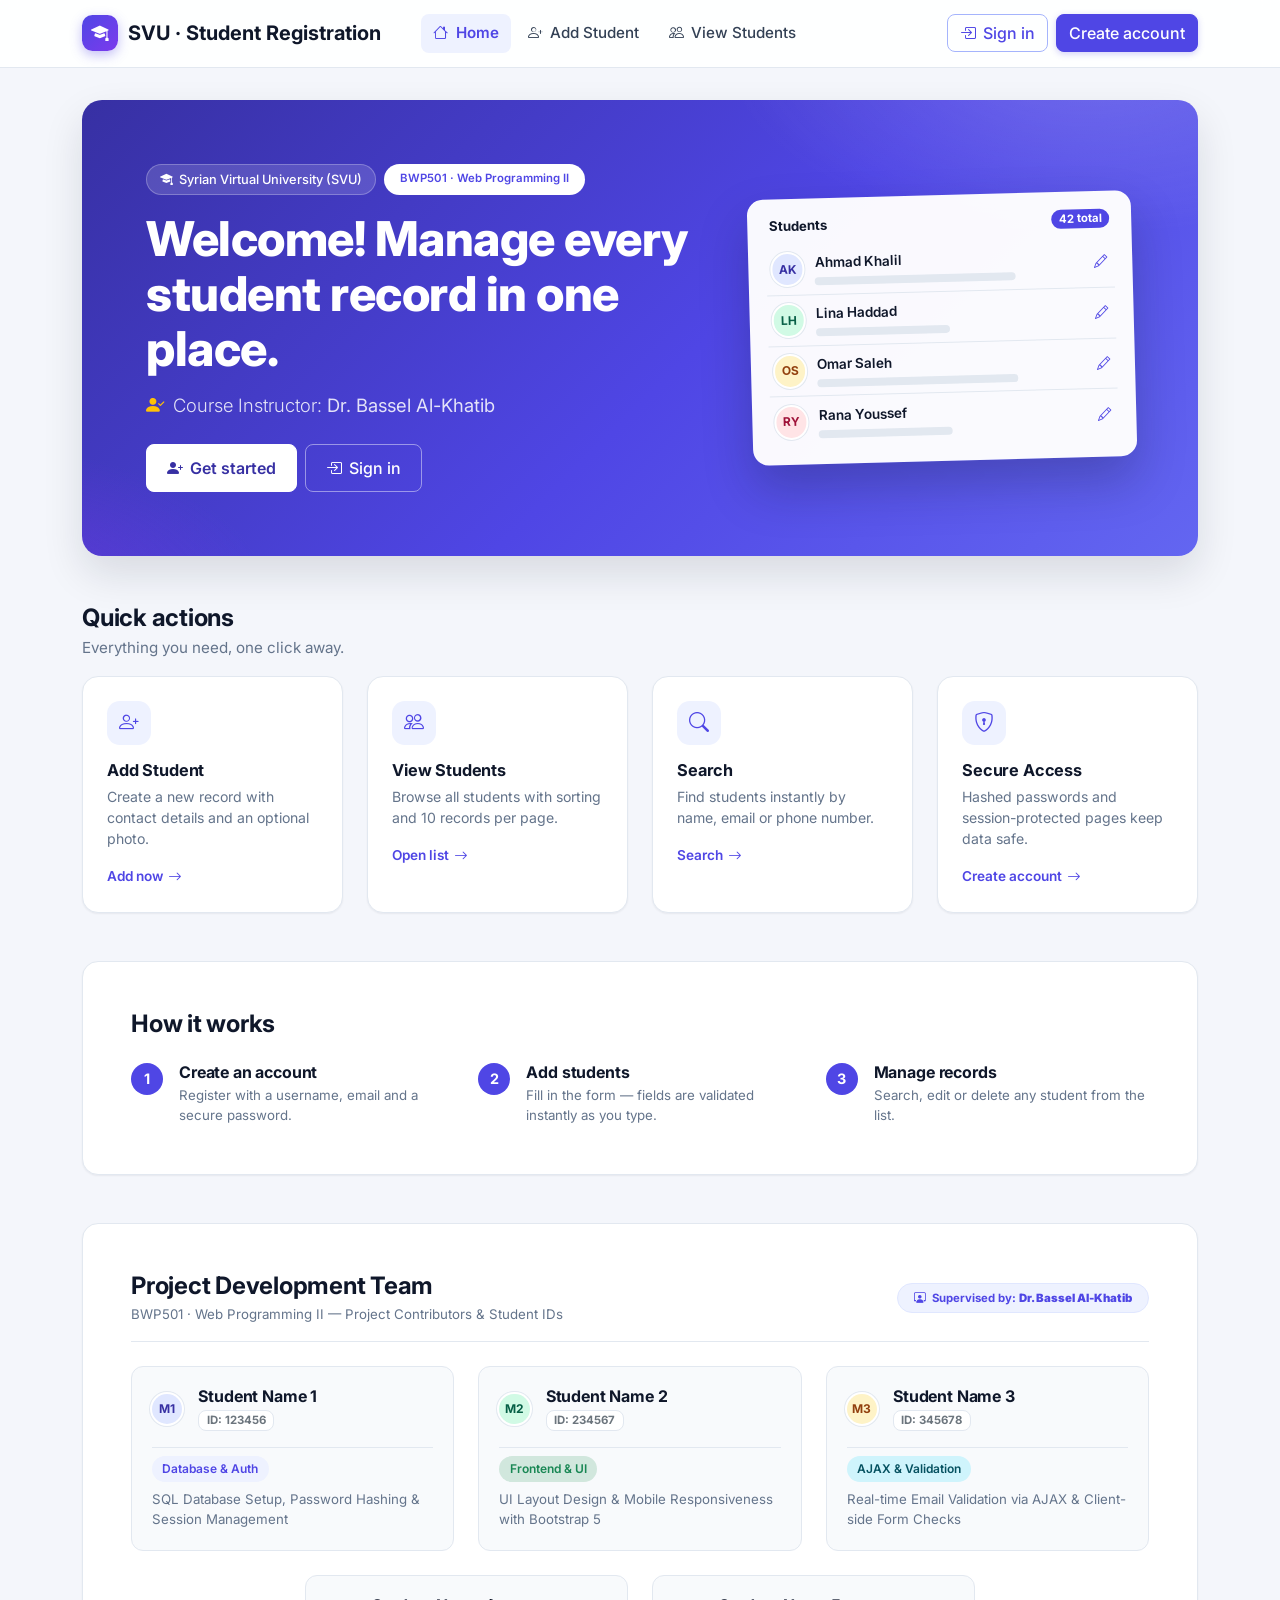
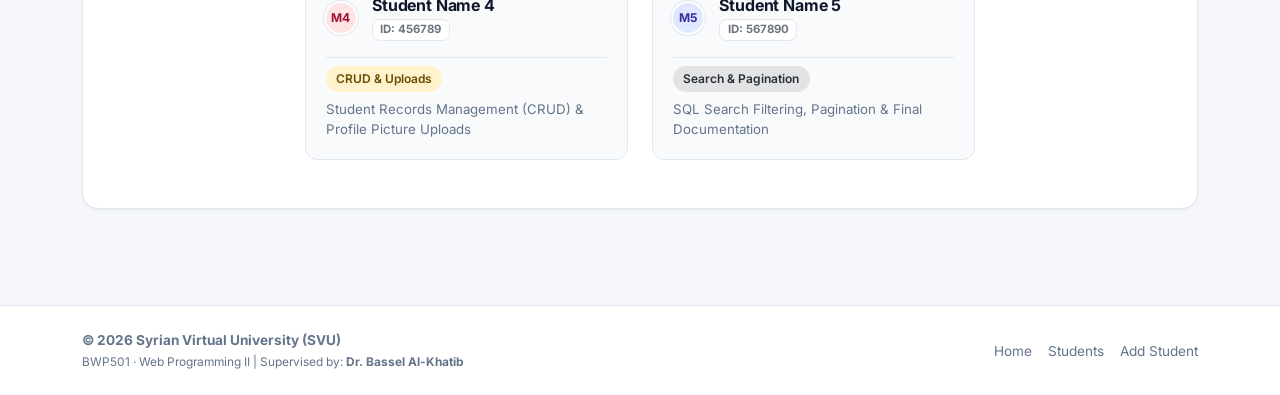
<file: index.html>
<!DOCTYPE html>
<html lang="en">
<head>
    <meta charset="UTF-8">
    <meta name="viewport" content="width=device-width, initial-scale=1">
    <meta name="description" content="Student Registration System — register, search and manage student records.">
    <meta name="theme-color" content="#4f46e5">
    <title>Home · Student Registration System</title>

    <link rel="preconnect" href="https://fonts.googleapis.com">
    <link rel="preconnect" href="https://fonts.gstatic.com" crossorigin>
    <link href="https://fonts.googleapis.com/css2?family=Inter:wght@400;500;600;700;800&display=swap" rel="stylesheet">
    <link rel="stylesheet" href="https://cdn.jsdelivr.net/npm/bootstrap@5.3.3/dist/css/bootstrap.min.css">
    <link rel="stylesheet" href="https://cdn.jsdelivr.net/npm/bootstrap-icons@1.11.3/font/bootstrap-icons.min.css">
    <link rel="stylesheet" href="assets/css/style.css">
    <link rel="icon" href="assets/img/favicon.svg" type="image/svg+xml">

    <style>
        .team-card {
            background-color: #f8fafc;
            border: 1px solid #e2e8f0;
            border-radius: 0.75rem;
            padding: 1.25rem;
            height: 100%;
            transition: transform 0.2s ease, box-shadow 0.2s ease, border-color 0.2s ease;
        }
        .team-card:hover {
            transform: translateY(-3px);
            box-shadow: 0 10px 20px rgba(79, 70, 229, 0.08);
            border-color: #cbd5e1;
            background-color: #ffffff;
        }
        .role-badge {
            font-size: 0.75rem;
            font-weight: 600;
            padding: 0.25rem 0.65rem;
            border-radius: 50rem;
            display: inline-block;
            margin-bottom: 0.5rem;
        }
    </style>
</head>
<body>

<a class="visually-hidden-focusable position-absolute top-0 start-0 m-2 btn btn-primary" href="#main">Skip to content</a>

<!-- ===================== Navbar (same markup as includes/header.php) ===================== -->
<nav class="navbar navbar-expand-lg app-navbar sticky-top">
    <div class="container">
        <a class="navbar-brand" href="index.html">
            <span class="brand-mark"><i class="bi bi-mortarboard-fill"></i></span>
            <span class="d-none d-sm-inline">SVU · Student Registration</span>
            <span class="d-sm-none">SVU SRS</span>
        </a>

        <button class="navbar-toggler" type="button" data-bs-toggle="collapse" data-bs-target="#mainNav"
                aria-controls="mainNav" aria-expanded="false" aria-label="Toggle navigation">
            <span class="navbar-toggler-icon"></span>
        </button>

        <div class="collapse navbar-collapse" id="mainNav">
            <ul class="navbar-nav me-auto ms-lg-4 gap-lg-1">
                <li class="nav-item"><a class="nav-link active" aria-current="page" href="index.html"><i class="bi bi-house"></i> Home</a></li>
                <li class="nav-item"><a class="nav-link" href="add_student.php"><i class="bi bi-person-plus"></i> Add Student</a></li>
                <li class="nav-item"><a class="nav-link" href="view_students.php"><i class="bi bi-people"></i> View Students</a></li>
            </ul>
            <div class="nav-actions d-flex flex-column flex-lg-row gap-2 mt-3 mt-lg-0">
                <a class="btn btn-outline-primary" href="login.php"><i class="bi bi-box-arrow-in-right"></i> Sign in</a>
                <a class="btn btn-primary" href="register.php">Create account</a>
            </div>
        </div>
    </div>
</nav>

<main id="main" class="app-main">
    <div class="container">

        <!-- ===================== Hero Section ===================== -->
        <section class="hero mb-5">
            <div class="row align-items-center g-5">
                <div class="col-12 col-lg-7">
                    <!-- شارة الجامعة والمادة -->
                    <div class="d-flex flex-wrap gap-2 mb-3">
                        <span class="hero-badge"><i class="bi bi-mortarboard-fill"></i> Syrian Virtual University (SVU)</span>
                        <span class="badge bg-white text-primary fw-semibold px-3 py-2 rounded-pill d-inline-flex align-items-center">
                            BWP501 · Web Programming II
                        </span>
                    </div>

                    <h1 class="mb-3">Welcome! Manage every student record in one place.</h1>
                    
                    <!-- اسم الدكتور المباشر -->
                    <p class="lead mb-4">
                        <i class="bi bi-person-check-fill text-warning me-1"></i> Course Instructor: <strong>Dr. Bassel Al-Khatib</strong>
                    </p>

                    <div class="hero-cta d-flex flex-wrap gap-2">
                        <a href="register.php" class="btn btn-light btn-lg"><i class="bi bi-person-plus-fill"></i> Get started</a>
                        <a href="login.php" class="btn btn-ghost-light btn-lg"><i class="bi bi-box-arrow-in-right"></i> Sign in</a>
                    </div>
                </div>

                <!-- Decorative app preview (desktop only) -->
                <div class="col-lg-5 d-none d-lg-block" aria-hidden="true">
                    <div class="hero-preview">
                        <div class="d-flex align-items-center justify-content-between mb-2 px-1">
                            <strong class="small">Students</strong>
                            <span class="badge rounded-pill text-bg-primary">42 total</span>
                        </div>
                        <div class="row-line"><span class="avatar avatar-sm avatar-initials tone-1">AK</span><div class="flex-grow-1"><div class="fw-semibold">Ahmad Khalil</div><div class="skeleton w-75 mt-1"></div></div><i class="bi bi-pencil text-primary"></i></div>
                        <div class="row-line"><span class="avatar avatar-sm avatar-initials tone-2">LH</span><div class="flex-grow-1"><div class="fw-semibold">Lina Haddad</div><div class="skeleton w-50 mt-1"></div></div><i class="bi bi-pencil text-primary"></i></div>
                        <div class="row-line"><span class="avatar avatar-sm avatar-initials tone-3">OS</span><div class="flex-grow-1"><div class="fw-semibold">Omar Saleh</div><div class="skeleton w-75 mt-1"></div></div><i class="bi bi-pencil text-primary"></i></div>
                        <div class="row-line"><span class="avatar avatar-sm avatar-initials tone-4">RY</span><div class="flex-grow-1"><div class="fw-semibold">Rana Youssef</div><div class="skeleton w-50 mt-1"></div></div><i class="bi bi-pencil text-primary"></i></div>
                    </div>
                </div>
            </div>
        </section>

        <!-- ===================== Quick actions ===================== -->
        <section class="mb-5" aria-labelledby="quickTitle">
            <div class="d-flex align-items-end justify-content-between mb-3">
                <div>
                    <h2 id="quickTitle" class="h4 mb-1">Quick actions</h2>
                    <p class="text-muted-soft mb-0">Everything you need, one click away.</p>
                </div>
            </div>

            <div class="row g-3 g-lg-4">
                <div class="col-12 col-sm-6 col-lg-3">
                    <div class="card feature-card position-relative">
                        <div class="card-body p-4">
                            <span class="icon-badge"><i class="bi bi-person-plus"></i></span>
                            <h3 class="card-title">Add Student</h3>
                            <p class="card-text">Create a new record with contact details and an optional photo.</p>
                            <a href="add_student.php" class="go stretched-link">Add now <i class="bi bi-arrow-right"></i></a>
                        </div>
                    </div>
                </div>
                <div class="col-12 col-sm-6 col-lg-3">
                    <div class="card feature-card position-relative">
                        <div class="card-body p-4">
                            <span class="icon-badge"><i class="bi bi-people"></i></span>
                            <h3 class="card-title">View Students</h3>
                            <p class="card-text">Browse all students with sorting and 10 records per page.</p>
                            <a href="view_students.php" class="go stretched-link">Open list <i class="bi bi-arrow-right"></i></a>
                        </div>
                    </div>
                </div>
                <div class="col-12 col-sm-6 col-lg-3">
                    <div class="card feature-card position-relative">
                        <div class="card-body p-4">
                            <span class="icon-badge"><i class="bi bi-search"></i></span>
                            <h3 class="card-title">Search</h3>
                            <p class="card-text">Find students instantly by name, email or phone number.</p>
                            <a href="view_students.php#search" class="go stretched-link">Search <i class="bi bi-arrow-right"></i></a>
                        </div>
                    </div>
                </div>
                <div class="col-12 col-sm-6 col-lg-3">
                    <div class="card feature-card position-relative">
                        <div class="card-body p-4">
                            <span class="icon-badge"><i class="bi bi-shield-lock"></i></span>
                            <h3 class="card-title">Secure Access</h3>
                            <p class="card-text">Hashed passwords and session-protected pages keep data safe.</p>
                            <a href="register.php" class="go stretched-link">Create account <i class="bi bi-arrow-right"></i></a>
                        </div>
                    </div>
                </div>
            </div>
        </section>

        <!-- ===================== How it works ===================== -->
        <section class="card mb-5" aria-labelledby="howTitle">
            <div class="card-body p-4 p-lg-5">
                <h2 id="howTitle" class="h4 mb-4">How it works</h2>
                <div class="row g-4">
                    <div class="col-12 col-md-4">
                        <div class="d-flex gap-3">
                            <span class="step-num">1</span>
                            <div>
                                <h3 class="h6 mb-1">Create an account</h3>
                                <p class="text-muted-soft small mb-0">Register with a username, email and a secure password.</p>
                            </div>
                        </div>
                    </div>
                    <div class="col-12 col-md-4">
                        <div class="d-flex gap-3">
                            <span class="step-num">2</span>
                            <div>
                                <h3 class="h6 mb-1">Add students</h3>
                                <p class="text-muted-soft small mb-0">Fill in the form — fields are validated instantly as you type.</p>
                            </div>
                        </div>
                    </div>
                    <div class="col-12 col-md-4">
                        <div class="d-flex gap-3">
                            <span class="step-num">3</span>
                            <div>
                                <h3 class="h6 mb-1">Manage records</h3>
                                <p class="text-muted-soft small mb-0">Search, edit or delete any student from the list.</p>
                            </div>
                        </div>
                    </div>
                </div>
            </div>
        </section>

        <!-- ===================== Project Development Team ===================== -->
        <section class="card mb-5" aria-labelledby="teamTitle">
            <div class="card-body p-4 p-lg-5">
                <div class="d-flex flex-column flex-md-row align-items-md-center justify-content-between gap-3 mb-4 pb-3 border-bottom">
                    <div>
                        <h2 id="teamTitle" class="h4 mb-1">Project Development Team</h2>
                        <p class="text-muted-soft small mb-0">BWP501 · Web Programming II — Project Contributors &amp; Student IDs</p>
                    </div>
                    <div>
                        <span class="badge bg-primary-subtle text-primary border border-primary-subtle px-3 py-2 rounded-pill">
                            <i class="bi bi-person-workspace me-1"></i> Supervised by: <strong>Dr. Bassel Al-Khatib</strong>
                        </span>
                    </div>
                </div>

                <!-- 3 cards on top row, 2 centered cards on bottom row -->
                <div class="row g-3 g-lg-4 justify-content-center">
                    <!-- Student 1 -->
                    <div class="col-12 col-md-6 col-lg-4">
                        <div class="team-card">
                            <div class="d-flex align-items-center gap-3 mb-3">
                                <span class="avatar avatar-sm avatar-initials tone-1 flex-shrink-0">M1</span>
                                <div class="min-w-0">
                                    <h3 class="h6 mb-0 fw-bold text-truncate">Student Name 1</h3>
                                    <span class="badge bg-white text-secondary border mt-1">ID: 123456</span>
                                </div>
                            </div>
                            <div class="pt-2 border-top">
                                <span class="role-badge bg-primary-subtle text-primary">Database &amp; Auth</span>
                                <p class="small text-muted-soft mb-0">SQL Database Setup, Password Hashing &amp; Session Management</p>
                            </div>
                        </div>
                    </div>

                    <!-- Student 2 -->
                    <div class="col-12 col-md-6 col-lg-4">
                        <div class="team-card">
                            <div class="d-flex align-items-center gap-3 mb-3">
                                <span class="avatar avatar-sm avatar-initials tone-2 flex-shrink-0">M2</span>
                                <div class="min-w-0">
                                    <h3 class="h6 mb-0 fw-bold text-truncate">Student Name 2</h3>
                                    <span class="badge bg-white text-secondary border mt-1">ID: 234567</span>
                                </div>
                            </div>
                            <div class="pt-2 border-top">
                                <span class="role-badge bg-success-subtle text-success">Frontend &amp; UI</span>
                                <p class="small text-muted-soft mb-0">UI Layout Design &amp; Mobile Responsiveness with Bootstrap 5</p>
                            </div>
                        </div>
                    </div>

                    <!-- Student 3 -->
                    <div class="col-12 col-md-6 col-lg-4">
                        <div class="team-card">
                            <div class="d-flex align-items-center gap-3 mb-3">
                                <span class="avatar avatar-sm avatar-initials tone-3 flex-shrink-0">M3</span>
                                <div class="min-w-0">
                                    <h3 class="h6 mb-0 fw-bold text-truncate">Student Name 3</h3>
                                    <span class="badge bg-white text-secondary border mt-1">ID: 345678</span>
                                </div>
                            </div>
                            <div class="pt-2 border-top">
                                <span class="role-badge bg-info-subtle text-info-emphasis">AJAX &amp; Validation</span>
                                <p class="small text-muted-soft mb-0">Real-time Email Validation via AJAX &amp; Client-side Form Checks</p>
                            </div>
                        </div>
                    </div>

                    <!-- Student 4 -->
                    <div class="col-12 col-md-6 col-lg-4">
                        <div class="team-card">
                            <div class="d-flex align-items-center gap-3 mb-3">
                                <span class="avatar avatar-sm avatar-initials tone-4 flex-shrink-0">M4</span>
                                <div class="min-w-0">
                                    <h3 class="h6 mb-0 fw-bold text-truncate">Student Name 4</h3>
                                    <span class="badge bg-white text-secondary border mt-1">ID: 456789</span>
                                </div>
                            </div>
                            <div class="pt-2 border-top">
                                <span class="role-badge bg-warning-subtle text-warning-emphasis">CRUD &amp; Uploads</span>
                                <p class="small text-muted-soft mb-0">Student Records Management (CRUD) &amp; Profile Picture Uploads</p>
                            </div>
                        </div>
                    </div>

                    <!-- Student 5 -->
                    <div class="col-12 col-md-6 col-lg-4">
                        <div class="team-card">
                            <div class="d-flex align-items-center gap-3 mb-3">
                                <span class="avatar avatar-sm avatar-initials tone-1 flex-shrink-0">M5</span>
                                <div class="min-w-0">
                                    <h3 class="h6 mb-0 fw-bold text-truncate">Student Name 5</h3>
                                    <span class="badge bg-white text-secondary border mt-1">ID: 567890</span>
                                </div>
                            </div>
                            <div class="pt-2 border-top">
                                <span class="role-badge bg-secondary-subtle text-secondary-emphasis">Search &amp; Pagination</span>
                                <p class="small text-muted-soft mb-0">SQL Search Filtering, Pagination &amp; Final Documentation</p>
                            </div>
                        </div>
                    </div>
                </div>
            </div>
        </section>

    </div>
</main>

<!-- ===================== Footer (same markup as includes/footer.php) ===================== -->
<footer class="app-footer py-4 border-top">
    <div class="container d-flex flex-column flex-md-row align-items-center justify-content-between gap-3 text-center text-md-start">
        <div>
            <div class="fw-bold">&copy; 2026 Syrian Virtual University (SVU)</div>
            <small class="text-muted-soft">BWP501 · Web Programming II | Supervised by: <strong>Dr. Bassel Al-Khatib</strong></small>
        </div>
        <nav class="d-flex gap-3" aria-label="Footer">
            <a href="index.html">Home</a>
            <a href="view_students.php">Students</a>
            <a href="add_student.php">Add Student</a>
        </nav>
    </div>
</footer>

<div id="toastArea" class="toast-container position-fixed bottom-0 end-0 p-3"></div>

<!-- Teammates: add your own scripts BELOW this line -->
<script src="https://cdn.jsdelivr.net/npm/bootstrap@5.3.3/dist/js/bootstrap.bundle.min.js"></script>
<script src="assets/js/ui.js"></script>
</body>
</html>
</file>
<file: assets/css/style.css>
/* =====================================================================
   Student Registration System — Theme & Responsive Layer
   BWP501 · Section 5: Styling and Responsiveness (Bootstrap 5)
   ---------------------------------------------------------------------
   Load order:  bootstrap.min.css  →  bootstrap-icons  →  style.css
   This file only *extends* Bootstrap 5. Layout is built with the
   Bootstrap grid (container / row / col-*) inside the pages.

   Contents
     1.  Design tokens (colors, radius, shadows) + Bootstrap overrides
     2.  Base & layout (sticky footer, typography)
     3.  Navbar
     4.  Page header
     5.  Cards & sections
     6.  Buttons
     7.  Forms (inputs, validation, upload widget)
     8.  Home page (hero, feature cards, steps)
     9.  Auth pages (login / register)
     10. Students table (+ stacked "card" layout on mobile)
     11. Avatars
     12. Pagination, empty state, toasts, modal
     13. Footer
     14. Responsive tweaks
     15. Accessibility & motion
   ===================================================================== */


/* ---------------------------------------------------------------------
   1. Design tokens
   --------------------------------------------------------------------- */
:root {
  /* Brand */
  --brand:        #4f46e5;
  --brand-600:    #4338ca;
  --brand-700:    #3730a3;
  --brand-300:    #a5b4fc;
  --brand-100:    #e0e7ff;
  --brand-50:     #eef2ff;
  --brand-rgb:    79, 70, 229;

  /* Neutrals */
  --ink:          #0f172a;
  --ink-2:        #334155;
  --muted:        #64748b;
  --border:       #e2e8f0;
  --surface:      #ffffff;
  --surface-2:    #f8fafc;
  --page-bg:      #f4f6fb;

  /* Shape */
  --radius-sm:    .5rem;
  --radius:       .75rem;
  --radius-lg:    1rem;
  --shadow-sm:    0 1px 2px rgba(15, 23, 42, .06);
  --shadow:       0 6px 18px rgba(15, 23, 42, .07);
  --shadow-lg:    0 18px 40px rgba(15, 23, 42, .12);

  /* Map our tokens onto Bootstrap 5.3 CSS variables */
  --bs-primary:              var(--brand);
  --bs-primary-rgb:          var(--brand-rgb);
  --bs-primary-text-emphasis: var(--brand-700);
  --bs-primary-bg-subtle:    var(--brand-50);
  --bs-primary-border-subtle: var(--brand-100);
  --bs-link-color:           var(--brand);
  --bs-link-color-rgb:       var(--brand-rgb);
  --bs-link-hover-color:     var(--brand-700);
  --bs-link-hover-color-rgb: 55, 48, 163;
  --bs-body-font-family:     "Inter", system-ui, -apple-system, "Segoe UI", Roboto, "Helvetica Neue", Arial, sans-serif;
  --bs-body-color:           var(--ink);
  --bs-body-bg:              var(--surface);   /* cards, inputs, modals stay white */
  --bs-secondary-color:      var(--muted);
  --bs-border-color:         var(--border);
  --bs-border-radius:        var(--radius-sm);
  --bs-focus-ring-color:     rgba(var(--brand-rgb), .25);
}


/* ---------------------------------------------------------------------
   2. Base & layout
   --------------------------------------------------------------------- */
html { scroll-behavior: smooth; }

body {
  background-color: var(--page-bg);   /* the page itself is light grey */
  display: flex;
  flex-direction: column;
  min-height: 100vh;             /* footer always sits at the bottom */
  font-size: .95rem;
  -webkit-font-smoothing: antialiased;
}

.app-main { flex: 1 0 auto; padding-block: 2rem 3rem; }

h1, h2, h3, h4, h5, h6,
.h1, .h2, .h3, .h4, .h5, .h6 { color: var(--ink); font-weight: 700; letter-spacing: -.01em; }

.text-muted-soft { color: var(--muted) !important; }
.min-w-0 { min-width: 0; }
.fw-medium { font-weight: 500 !important; }

::selection { background: var(--brand-100); color: var(--brand-700); }


/* ---------------------------------------------------------------------
   3. Navbar
   --------------------------------------------------------------------- */
.app-navbar {
  background: rgba(255, 255, 255, .92);
  backdrop-filter: saturate(180%) blur(8px);
  border-bottom: 1px solid var(--border);
  padding-block: .65rem;
}

.navbar-brand {
  display: inline-flex;
  align-items: center;
  gap: .6rem;
  font-weight: 700;
  color: var(--ink);
}
.navbar-brand:hover { color: var(--ink); }

.brand-mark {
  display: inline-grid;
  place-items: center;
  width: 2.25rem;
  height: 2.25rem;
  border-radius: .65rem;
  background: linear-gradient(135deg, var(--brand), #7c3aed);
  color: #fff;
  font-size: 1.1rem;
  box-shadow: 0 4px 12px rgba(var(--brand-rgb), .35);
}

.app-navbar .nav-link {
  display: flex;
  align-items: center;
  gap: .45rem;
  color: var(--ink-2);
  font-weight: 500;
  border-radius: var(--radius-sm);
  padding: .5rem .8rem !important;
  transition: background-color .15s ease, color .15s ease;
}
.app-navbar .nav-link:hover { color: var(--brand); background: var(--brand-50); }
.app-navbar .nav-link.active { color: var(--brand); background: var(--brand-50); font-weight: 600; }

.navbar-toggler { border: 1px solid var(--border); padding: .35rem .55rem; }
.navbar-toggler:focus { box-shadow: 0 0 0 .2rem var(--bs-focus-ring-color); }

.btn-user {
  display: inline-flex;
  align-items: center;
  gap: .5rem;
  border: 1px solid var(--border);
  background: var(--surface);
  font-weight: 500;
  padding: .3rem .7rem .3rem .3rem;
  border-radius: 999px;
}
.btn-user:hover, .btn-user.show { background: var(--surface-2); border-color: var(--brand-100); }

.dropdown-menu {
  border: 1px solid var(--border);
  border-radius: var(--radius);
  box-shadow: var(--shadow-lg);
  padding: .4rem;
}
.dropdown-item { border-radius: var(--radius-sm); padding: .5rem .75rem; display: flex; align-items: center; gap: .5rem; }


/* ---------------------------------------------------------------------
   4. Page header (title + subtitle + action buttons)
   --------------------------------------------------------------------- */
.page-header {
  display: flex;
  flex-wrap: wrap;
  align-items: flex-end;
  justify-content: space-between;
  gap: 1rem;
  margin-bottom: 1.5rem;
}
.page-title { font-size: clamp(1.4rem, 1.1rem + 1vw, 1.85rem); margin: 0; }
.page-subtitle { color: var(--muted); margin: .25rem 0 0; }
.page-actions { display: flex; flex-wrap: wrap; gap: .5rem; }

.breadcrumb { font-size: .82rem; margin-bottom: .35rem; }
.breadcrumb a { text-decoration: none; }


/* ---------------------------------------------------------------------
   5. Cards & sections
   --------------------------------------------------------------------- */
.card {
  border: 1px solid var(--border);
  border-radius: var(--radius-lg);
  box-shadow: var(--shadow-sm);
}
.card-header, .card-footer {
  background: var(--surface);
  border-color: var(--border);
  padding: 1rem 1.25rem;
}
.card-header:first-child { border-radius: var(--radius-lg) var(--radius-lg) 0 0; }
.card-footer:last-child  { border-radius: 0 0 var(--radius-lg) var(--radius-lg); }

.section-title {
  font-size: .78rem;
  font-weight: 700;
  text-transform: uppercase;
  letter-spacing: .06em;
  color: var(--muted);
  margin-bottom: 1rem;
}

.icon-badge {
  display: inline-grid;
  place-items: center;
  width: 2.75rem;
  height: 2.75rem;
  border-radius: .8rem;
  background: var(--brand-50);
  color: var(--brand);
  font-size: 1.25rem;
  flex-shrink: 0;
}


/* ---------------------------------------------------------------------
   6. Buttons
   --------------------------------------------------------------------- */
.btn { font-weight: 500; border-radius: var(--radius-sm); display: inline-flex; align-items: center; justify-content: center; gap: .45rem; }
.btn-lg { padding: .7rem 1.25rem; font-size: 1rem; }

.btn-primary {
  --bs-btn-bg: var(--brand);
  --bs-btn-border-color: var(--brand);
  --bs-btn-hover-bg: var(--brand-600);
  --bs-btn-hover-border-color: var(--brand-600);
  --bs-btn-active-bg: var(--brand-700);
  --bs-btn-active-border-color: var(--brand-700);
  --bs-btn-disabled-bg: var(--brand);
  --bs-btn-disabled-border-color: var(--brand);
  --bs-btn-focus-shadow-rgb: var(--brand-rgb);
  box-shadow: 0 2px 6px rgba(var(--brand-rgb), .25);
}

.btn-outline-primary {
  --bs-btn-color: var(--brand);
  --bs-btn-border-color: var(--brand-300);
  --bs-btn-hover-bg: var(--brand);
  --bs-btn-hover-border-color: var(--brand);
  --bs-btn-active-bg: var(--brand-600);
  --bs-btn-active-border-color: var(--brand-600);
  --bs-btn-focus-shadow-rgb: var(--brand-rgb);
}

.btn-light {
  --bs-btn-bg: var(--surface);
  --bs-btn-border-color: var(--border);
  --bs-btn-hover-bg: var(--surface-2);
  --bs-btn-hover-border-color: #cbd5e1;
  --bs-btn-color: var(--ink-2);
}

/* Small square icon buttons used in table rows */
.btn-icon {
  width: 2.1rem;
  height: 2.1rem;
  padding: 0;
  border-radius: var(--radius-sm);
}
.btn-soft-primary { background: var(--brand-50); color: var(--brand); border: 1px solid transparent; }
.btn-soft-primary:hover { background: var(--brand); color: #fff; }
.btn-soft-danger  { background: #fef2f2; color: #dc2626; border: 1px solid transparent; }
.btn-soft-danger:hover { background: #dc2626; color: #fff; }


/* ---------------------------------------------------------------------
   7. Forms
   --------------------------------------------------------------------- */
.form-label { font-weight: 600; font-size: .85rem; color: var(--ink-2); margin-bottom: .4rem; }
.form-label .req { color: #dc2626; margin-inline-start: .15rem; }

.form-control, .form-select {
  background-color: var(--surface);
  border-color: var(--border);
  padding: .6rem .85rem;
  border-radius: var(--radius-sm);
  transition: border-color .15s ease, box-shadow .15s ease;
}
.form-select { padding-right: 2.5rem; min-width: 10.5rem; }   /* room for the arrow */
.form-control::placeholder { color: #94a3b8; }
.form-control:focus, .form-select:focus {
  border-color: var(--brand-300);
  box-shadow: 0 0 0 .25rem var(--bs-focus-ring-color);
}

.input-group-text {
  background: var(--surface-2);
  border-color: var(--border);
  color: var(--muted);
}
.input-group:focus-within .input-group-text { border-color: var(--brand-300); color: var(--brand); }

/* Password show/hide button sits inside the input group */
.btn-password-toggle {
  border: 1px solid var(--border);
  border-left: 0;
  background: var(--surface);
  color: var(--muted);
}
.btn-password-toggle:hover { color: var(--brand); background: var(--surface-2); }
.input-group:focus-within .btn-password-toggle { border-color: var(--brand-300); }

.form-check-input:checked { background-color: var(--brand); border-color: var(--brand); }
.form-check-input:focus  { border-color: var(--brand-300); box-shadow: 0 0 0 .25rem var(--bs-focus-ring-color); }

.form-text { color: var(--muted); font-size: .8rem; }
.invalid-feedback { font-size: .8rem; }

/* Sticky action bar at the bottom of long forms */
.form-actions { display: flex; flex-wrap: wrap; justify-content: flex-end; gap: .5rem; }

/* Profile picture upload widget */
.avatar-upload { display: flex; flex-direction: column; align-items: center; gap: .9rem; text-align: center; }
.avatar-preview {
  width: 128px;
  height: 128px;
  border-radius: 50%;
  object-fit: cover;
  border: 4px solid var(--surface);
  box-shadow: 0 0 0 1px var(--border), var(--shadow);
  background: var(--surface-2);
}
.upload-drop {
  width: 100%;
  border: 1.5px dashed #cbd5e1;
  border-radius: var(--radius);
  padding: 1rem;
  background: var(--surface-2);
  transition: border-color .15s ease, background-color .15s ease;
}
.upload-drop:hover { border-color: var(--brand-300); background: var(--brand-50); }
.file-name { font-size: .8rem; color: var(--muted); word-break: break-all; }
/* Visible focus ring for the visually-hidden file input */
.avatar-upload input[type="file"]:focus-visible + label { box-shadow: 0 0 0 .25rem var(--bs-focus-ring-color); }


/* ---------------------------------------------------------------------
   8. Home page
   --------------------------------------------------------------------- */
.hero {
  position: relative;
  overflow: hidden;
  border-radius: 1.25rem;
  padding: clamp(2rem, 1.2rem + 4vw, 4rem);
  color: #fff;
  background:
    radial-gradient(600px 300px at 90% -10%, rgba(255, 255, 255, .18), transparent 60%),
    radial-gradient(500px 260px at -10% 110%, rgba(124, 58, 237, .55), transparent 60%),
    linear-gradient(135deg, var(--brand-700), var(--brand) 55%, #6366f1);
  box-shadow: var(--shadow-lg);
}
.hero h1 { color: #fff; font-size: clamp(1.9rem, 1.3rem + 2.4vw, 3rem); line-height: 1.15; font-weight: 800; }
.hero .lead { color: rgba(255, 255, 255, .85); font-size: clamp(1rem, .95rem + .3vw, 1.15rem); max-width: 34rem; }
.hero-badge {
  display: inline-flex; align-items: center; gap: .4rem;
  background: rgba(255, 255, 255, .14);
  border: 1px solid rgba(255, 255, 255, .25);
  border-radius: 999px;
  padding: .3rem .8rem;
  font-size: .8rem; font-weight: 500;
}
.hero .btn-light { --bs-btn-color: var(--brand-700); --bs-btn-border-color: #fff; font-weight: 600; }
.btn-ghost-light { color: #fff; border: 1px solid rgba(255, 255, 255, .45); }
.btn-ghost-light:hover { color: #fff; background: rgba(255, 255, 255, .12); border-color: #fff; }

/* Decorative "app preview" card inside the hero */
.hero-preview {
  background: rgba(255, 255, 255, .97);
  color: var(--ink);
  border-radius: var(--radius-lg);
  box-shadow: 0 24px 48px rgba(15, 23, 42, .25);
  padding: 1.1rem;
  transform: rotate(-1.5deg);
}
.hero-preview .row-line {
  display: flex; align-items: center; gap: .75rem;
  padding: .55rem .4rem;
  border-bottom: 1px solid var(--border);
  font-size: .85rem;
}
.hero-preview .row-line:last-child { border-bottom: 0; }
.skeleton { height: .5rem; border-radius: 999px; background: var(--border); }

/* Feature / quick-action cards */
.feature-card {
  height: 100%;
  transition: transform .2s ease, box-shadow .2s ease, border-color .2s ease;
}
.feature-card:hover { transform: translateY(-4px); box-shadow: var(--shadow); border-color: var(--brand-100); }
.feature-card .card-title { font-size: 1.02rem; margin-block: 1rem .35rem; }
.feature-card .card-text { color: var(--muted); font-size: .88rem; }
.feature-card .go { color: var(--brand); font-weight: 600; font-size: .85rem; display: inline-flex; align-items: center; gap: .3rem; text-decoration: none; }
.feature-card:hover .go i { transform: translateX(3px); }
.feature-card .go i { transition: transform .2s ease; }

/* Numbered steps */
.step-num {
  display: inline-grid; place-items: center;
  width: 2rem; height: 2rem;
  border-radius: 50%;
  background: var(--brand); color: #fff;
  font-weight: 700; font-size: .9rem;
  flex-shrink: 0;
}


/* ---------------------------------------------------------------------
   9. Auth pages (login.html / register.html)
   --------------------------------------------------------------------- */
.auth-body { background: var(--surface); }

.auth-aside {
  position: relative;
  flex-direction: column;
  justify-content: space-between;
  padding: 3rem;
  color: #fff;
  background:
    radial-gradient(500px 280px at 100% 0%, rgba(255, 255, 255, .15), transparent 60%),
    radial-gradient(520px 320px at 0% 100%, rgba(124, 58, 237, .6), transparent 60%),
    linear-gradient(150deg, var(--brand-700), var(--brand) 60%, #6366f1);
}
.auth-aside h2 { color: #fff; font-size: 2rem; font-weight: 800; line-height: 1.2; }
.auth-aside p  { color: rgba(255, 255, 255, .85); }
.auth-aside .navbar-brand, .auth-aside .navbar-brand:hover { color: #fff; }
.auth-aside .brand-mark { background: rgba(255, 255, 255, .18); box-shadow: none; }
.auth-points li { display: flex; gap: .75rem; align-items: flex-start; margin-bottom: 1rem; color: rgba(255, 255, 255, .92); }
.auth-points i { font-size: 1.15rem; color: #c7d2fe; }

.auth-panel { background: var(--page-bg); }
.auth-card {
  max-width: 440px;
  background: var(--surface);
  border: 1px solid var(--border);
  border-radius: 1.25rem;
  box-shadow: var(--shadow);
  padding: clamp(1.5rem, 1rem + 2vw, 2.5rem);
}
.auth-card h1 { font-size: 1.6rem; margin-bottom: .25rem; }
.auth-divider { display: flex; align-items: center; gap: .75rem; color: var(--muted); font-size: .8rem; }
.auth-divider::before, .auth-divider::after { content: ""; flex: 1; height: 1px; background: var(--border); }

/* Password strength meter (filled by teammates' JS if desired) */
.strength-meter { display: flex; gap: .3rem; margin-top: .5rem; }
.strength-meter span { flex: 1; height: 4px; border-radius: 999px; background: var(--border); }


/* ---------------------------------------------------------------------
   10. Students table
   --------------------------------------------------------------------- */

.card-table { overflow: hidden; }
.table-modern { margin: 0; --bs-table-hover-bg: var(--surface-2); }
.table.table-modern > thead > tr > th {
  background: var(--surface-2);
  color: var(--muted);
  font-size: .72rem;
  font-weight: 700;
  text-transform: uppercase;
  letter-spacing: .06em;
  white-space: nowrap;
  border-bottom: 1px solid var(--border);
  padding: .8rem 1rem;
}
.table.table-modern > tbody > tr > td { padding: .85rem 1rem; vertical-align: middle; border-color: var(--border); }
.table.table-modern > tbody > tr:last-child > td { border-bottom: 0; }
.table-modern .student-name { font-weight: 600; color: var(--ink); }
.table-modern .student-meta { font-size: .78rem; color: var(--muted); }
.cell-truncate { max-width: 220px; overflow: hidden; text-overflow: ellipsis; white-space: nowrap; }

.results-meta { font-size: .85rem; color: var(--muted); }
.search-chip {
  display: inline-flex; align-items: center; gap: .35rem;
  background: var(--brand-50); color: var(--brand-700);
  border-radius: 999px; padding: .2rem .4rem .2rem .75rem;
  font-size: .8rem; font-weight: 500;
}
.search-chip a { color: inherit; display: inline-grid; place-items: center; width: 1.3rem; height: 1.3rem; border-radius: 50%; text-decoration: none; }
.search-chip a:hover { background: var(--brand-100); }

/* --- Mobile: every table row becomes a stacked card ------------------
   Usage: <table class="table table-modern table-stack"> and give every
   <td> a data-label="Column name" attribute.                          */
@media (max-width: 767.98px) {
  .card-table { background: transparent; border: 0; box-shadow: none; overflow: visible; }
  .card-table > .card-footer { background: transparent; border: 0; padding-inline: 0; }

  .table-stack thead { display: none; }
  .table-stack, .table-stack tbody, .table-stack tr, .table-stack td { display: block; width: 100%; }
  .table-stack > :not(caption) > * > * { box-shadow: none; background: transparent; }

  .table-stack tbody tr {
    background: var(--surface);
    border: 1px solid var(--border);
    border-radius: var(--radius-lg);
    box-shadow: var(--shadow-sm);
    padding: .9rem 1rem;
    margin-bottom: .85rem;
  }
  .table.table-stack > tbody > tr > td {
    display: flex;
    justify-content: space-between;
    align-items: center;
    gap: 1rem;
    border: 0;
    padding: .35rem 0;
    text-align: right;
  }
  .table.table-stack > tbody > tr > td::before {
    content: attr(data-label);
    flex-shrink: 0;
    font-size: .72rem;
    font-weight: 700;
    text-transform: uppercase;
    letter-spacing: .05em;
    color: var(--muted);
    text-align: left;
  }
  /* First cell (avatar + name) acts as the card header */
  .table.table-stack > tbody > tr > td.cell-student {
    justify-content: flex-start;
    text-align: left;
    padding-bottom: .75rem;
    margin-bottom: .35rem;
    border-bottom: 1px solid var(--border);
  }
  .table.table-stack > tbody > tr > td.cell-student::before { display: none; }
  /* Last cell (buttons) acts as the card footer */
  .table.table-stack > tbody > tr > td.cell-actions {
    justify-content: flex-end;
    padding-top: .75rem;
    margin-top: .35rem;
    border-top: 1px solid var(--border);
  }
  .table.table-stack > tbody > tr > td.cell-actions::before { display: none; }
  .table.table-stack > tbody > tr > td.cell-actions .btn { width: auto; padding-inline: .8rem; }
  .cell-truncate { max-width: 60%; }
}


/* ---------------------------------------------------------------------
   11. Avatars
   --------------------------------------------------------------------- */
.avatar {
  width: 2.5rem;
  height: 2.5rem;
  border-radius: 50%;
  object-fit: cover;
  flex-shrink: 0;
  box-shadow: 0 0 0 2px var(--surface), 0 0 0 3px var(--border);
}
.avatar-sm { width: 1.9rem; height: 1.9rem; font-size: .75rem !important; }
.avatar-lg { width: 3.5rem; height: 3.5rem; font-size: 1.15rem !important; }
.avatar-initials {
  display: inline-grid;
  place-items: center;
  font-weight: 700;
  font-size: .85rem;
  text-transform: uppercase;
  background: var(--brand-100);
  color: var(--brand-700);
}
/* Tones picked from the student's name (see includes/helpers.php) */
.tone-1 { background: #e0e7ff; color: #3730a3; }
.tone-2 { background: #d1fae5; color: #065f46; }
.tone-3 { background: #fef3c7; color: #92400e; }
.tone-4 { background: #ffe4e6; color: #9f1239; }
.tone-5 { background: #e0f2fe; color: #075985; }
.tone-6 { background: #ede9fe; color: #5b21b6; }


/* ---------------------------------------------------------------------
   12. Pagination, empty state, toasts, modal
   --------------------------------------------------------------------- */
.pagination {
  --bs-pagination-color: var(--ink-2);
  --bs-pagination-border-color: var(--border);
  --bs-pagination-hover-color: var(--brand-700);
  --bs-pagination-hover-bg: var(--brand-50);
  --bs-pagination-hover-border-color: var(--brand-100);
  --bs-pagination-focus-color: var(--brand-700);
  --bs-pagination-focus-box-shadow: 0 0 0 .25rem var(--bs-focus-ring-color);
  --bs-pagination-active-bg: var(--brand);
  --bs-pagination-active-border-color: var(--brand);
  --bs-pagination-disabled-color: #94a3b8;
  --bs-pagination-border-radius: var(--radius-sm);
  gap: .3rem;
  margin: 0;
}
.pagination .page-link { border-radius: var(--radius-sm) !important; min-width: 2.25rem; text-align: center; font-weight: 500; display: flex; align-items: center; justify-content: center; gap: .3rem; }

.empty-state { text-align: center; padding: 3.5rem 1.5rem; }
.empty-state .icon-badge { width: 4rem; height: 4rem; font-size: 1.75rem; border-radius: 1.1rem; margin-bottom: 1rem; }
.empty-state p { color: var(--muted); max-width: 26rem; margin-inline: auto; }

.toast-container { z-index: 1090; }
.app-toast {
  background: var(--surface);
  border-radius: var(--radius) !important;
  box-shadow: var(--shadow-lg);
  border-left: 4px solid var(--brand) !important;
  min-width: 300px;
}
.app-toast .toast-body { display: flex; align-items: center; font-weight: 500; color: var(--ink); }
.app-toast-success { border-left-color: #16a34a !important; } .app-toast-success .bi { color: #16a34a; }
.app-toast-danger  { border-left-color: #dc2626 !important; } .app-toast-danger  .bi { color: #dc2626; }
.app-toast-warning { border-left-color: #d97706 !important; } .app-toast-warning .bi { color: #d97706; }
.app-toast-info    { border-left-color: var(--brand) !important; } .app-toast-info .bi { color: var(--brand); }

.alert { border-radius: var(--radius); border-width: 1px; font-size: .9rem; }

.modal-content { border: 0; border-radius: 1.1rem; box-shadow: var(--shadow-lg); }
.modal-header, .modal-footer { border: 0; }
.modal-icon-danger {
  display: inline-grid; place-items: center;
  width: 3.25rem; height: 3.25rem;
  border-radius: 50%;
  background: #fef2f2; color: #dc2626;
  font-size: 1.4rem;
}


/* ---------------------------------------------------------------------
   13. Footer
   --------------------------------------------------------------------- */
.app-footer {
  flex-shrink: 0;
  background: var(--surface);
  border-top: 1px solid var(--border);
  padding-block: 1.25rem;
  font-size: .85rem;
  color: var(--muted);
}
.app-footer a { color: var(--muted); text-decoration: none; }
.app-footer a:hover { color: var(--brand); }


/* ---------------------------------------------------------------------
   14. Responsive tweaks (Bootstrap breakpoints: sm 576 · md 768 · lg 992 · xl 1200)
   --------------------------------------------------------------------- */

/* Tablet & down: navbar menu opens as a panel */
@media (max-width: 991.98px) {
  .app-navbar .navbar-collapse {
    margin-top: .75rem;
    padding-top: .75rem;
    border-top: 1px solid var(--border);
  }
  .app-navbar .nav-actions .btn { width: 100%; }
  .app-navbar .dropdown, .app-navbar .btn-user { width: 100%; justify-content: flex-start; }
}

/* Phones */
@media (max-width: 575.98px) {
  body { font-size: .925rem; }
  .app-main { padding-block: 1.25rem 2rem; }

  .page-header { align-items: stretch; }
  .page-actions, .page-actions .btn { width: 100%; }

  .hero { text-align: center; border-radius: 1rem; }
  .hero .lead { margin-inline: auto; }
  .hero .hero-cta { flex-direction: column; }
  .hero .hero-cta .btn { width: 100%; }

  .form-actions { flex-direction: column-reverse; }
  .form-actions .btn { width: 100%; }

  .card-body.p-4 { padding: 1.15rem !important; }

  .toast-container { left: 0; right: 0; padding: .75rem !important; }
  .app-toast { width: 100%; min-width: 0; }

  .modal-footer .btn { flex: 1; }
}


/* ---------------------------------------------------------------------
   15. Accessibility & motion
   --------------------------------------------------------------------- */
:focus-visible { outline: 2px solid var(--brand); outline-offset: 2px; }
.btn:focus-visible, .form-control:focus-visible, .form-select:focus-visible, .page-link:focus-visible { outline: 0; }

@media (prefers-reduced-motion: reduce) {
  *, *::before, *::after { transition: none !important; animation: none !important; scroll-behavior: auto !important; }
}
/* Team Section Hover & Scaling Animation */
.team-card {
    transition: transform 0.3s cubic-bezier(0.175, 0.885, 0.32, 1.275), box-shadow 0.3s ease;
    cursor: pointer;
}

.team-card:hover {
    transform: translateY(-8px) scale(1.05);
    box-shadow: 0 12px 24px rgba(79, 70, 229, 0.15) !important;
}

.team-card .team-role-detail {
    opacity: 0.9;
    transition: opacity 0.3s ease;
}

.team-card:hover .team-role-detail {
    opacity: 1;
}
</file>
